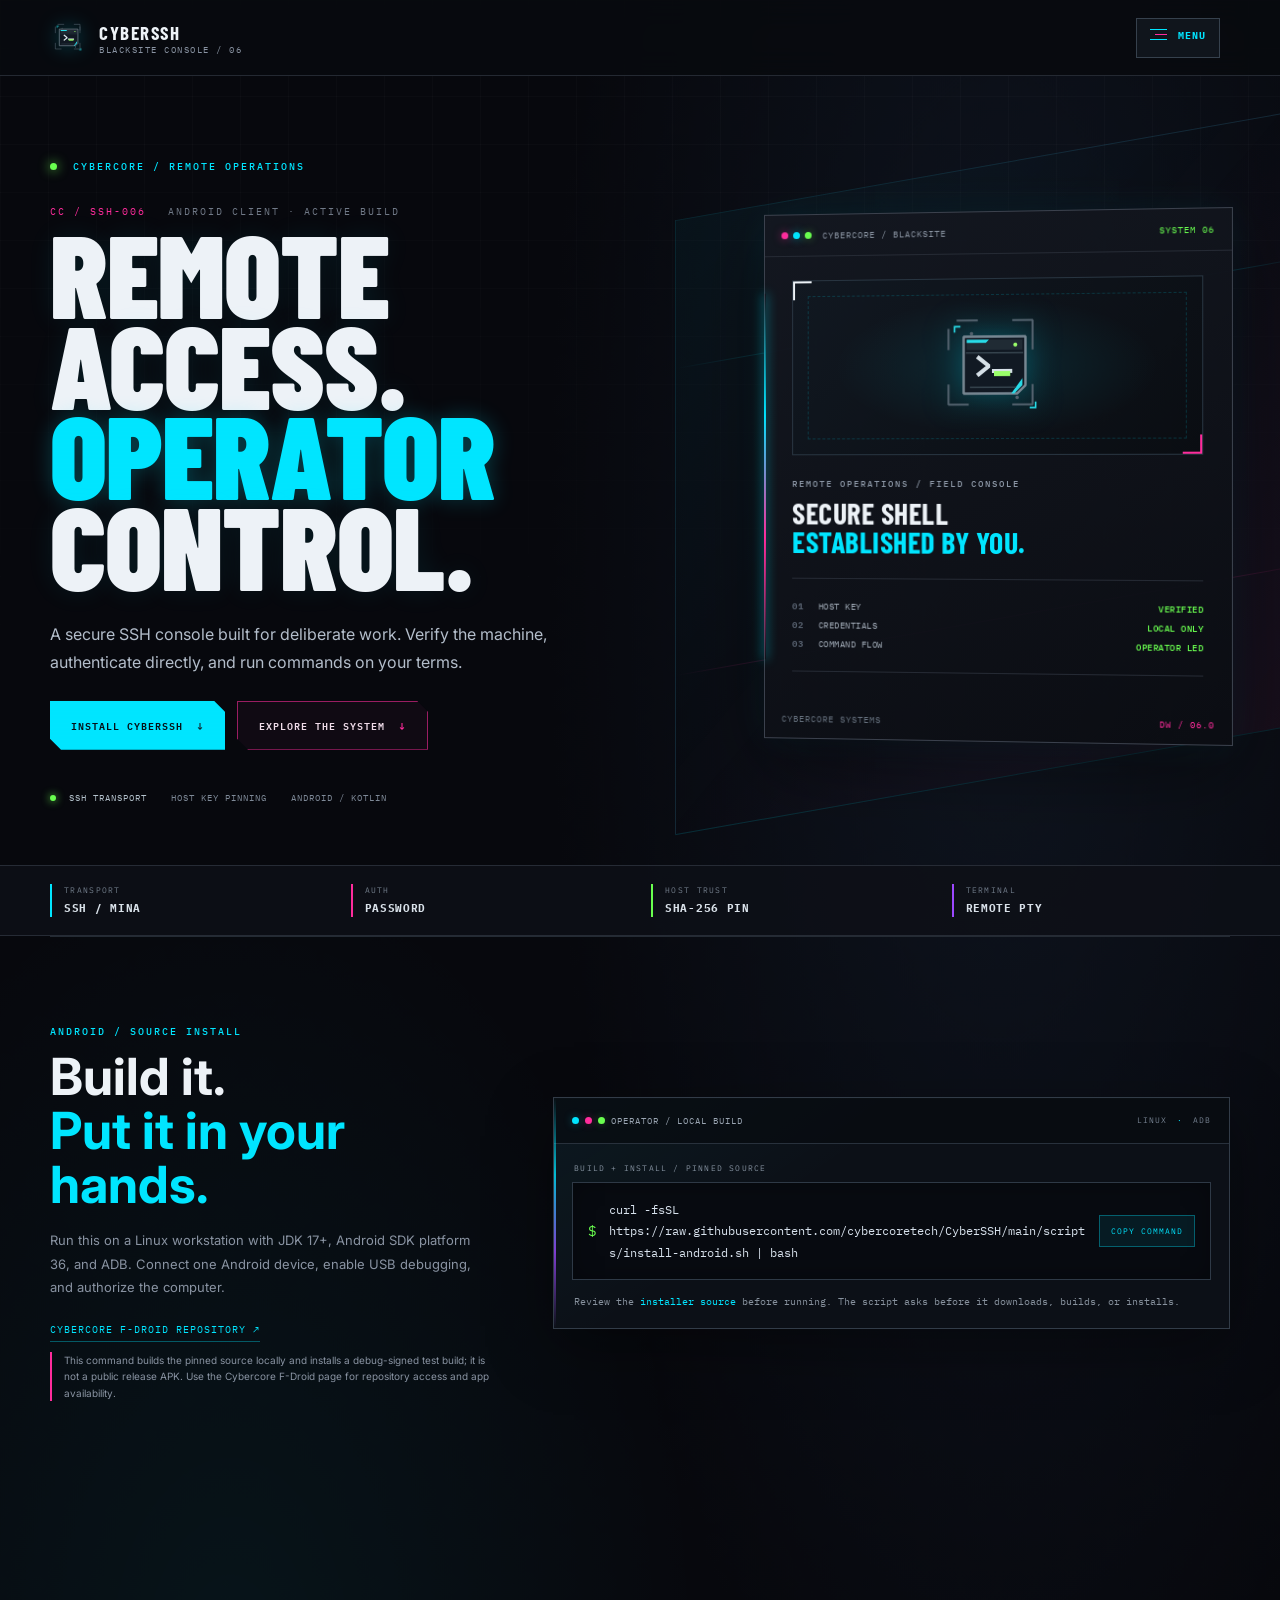
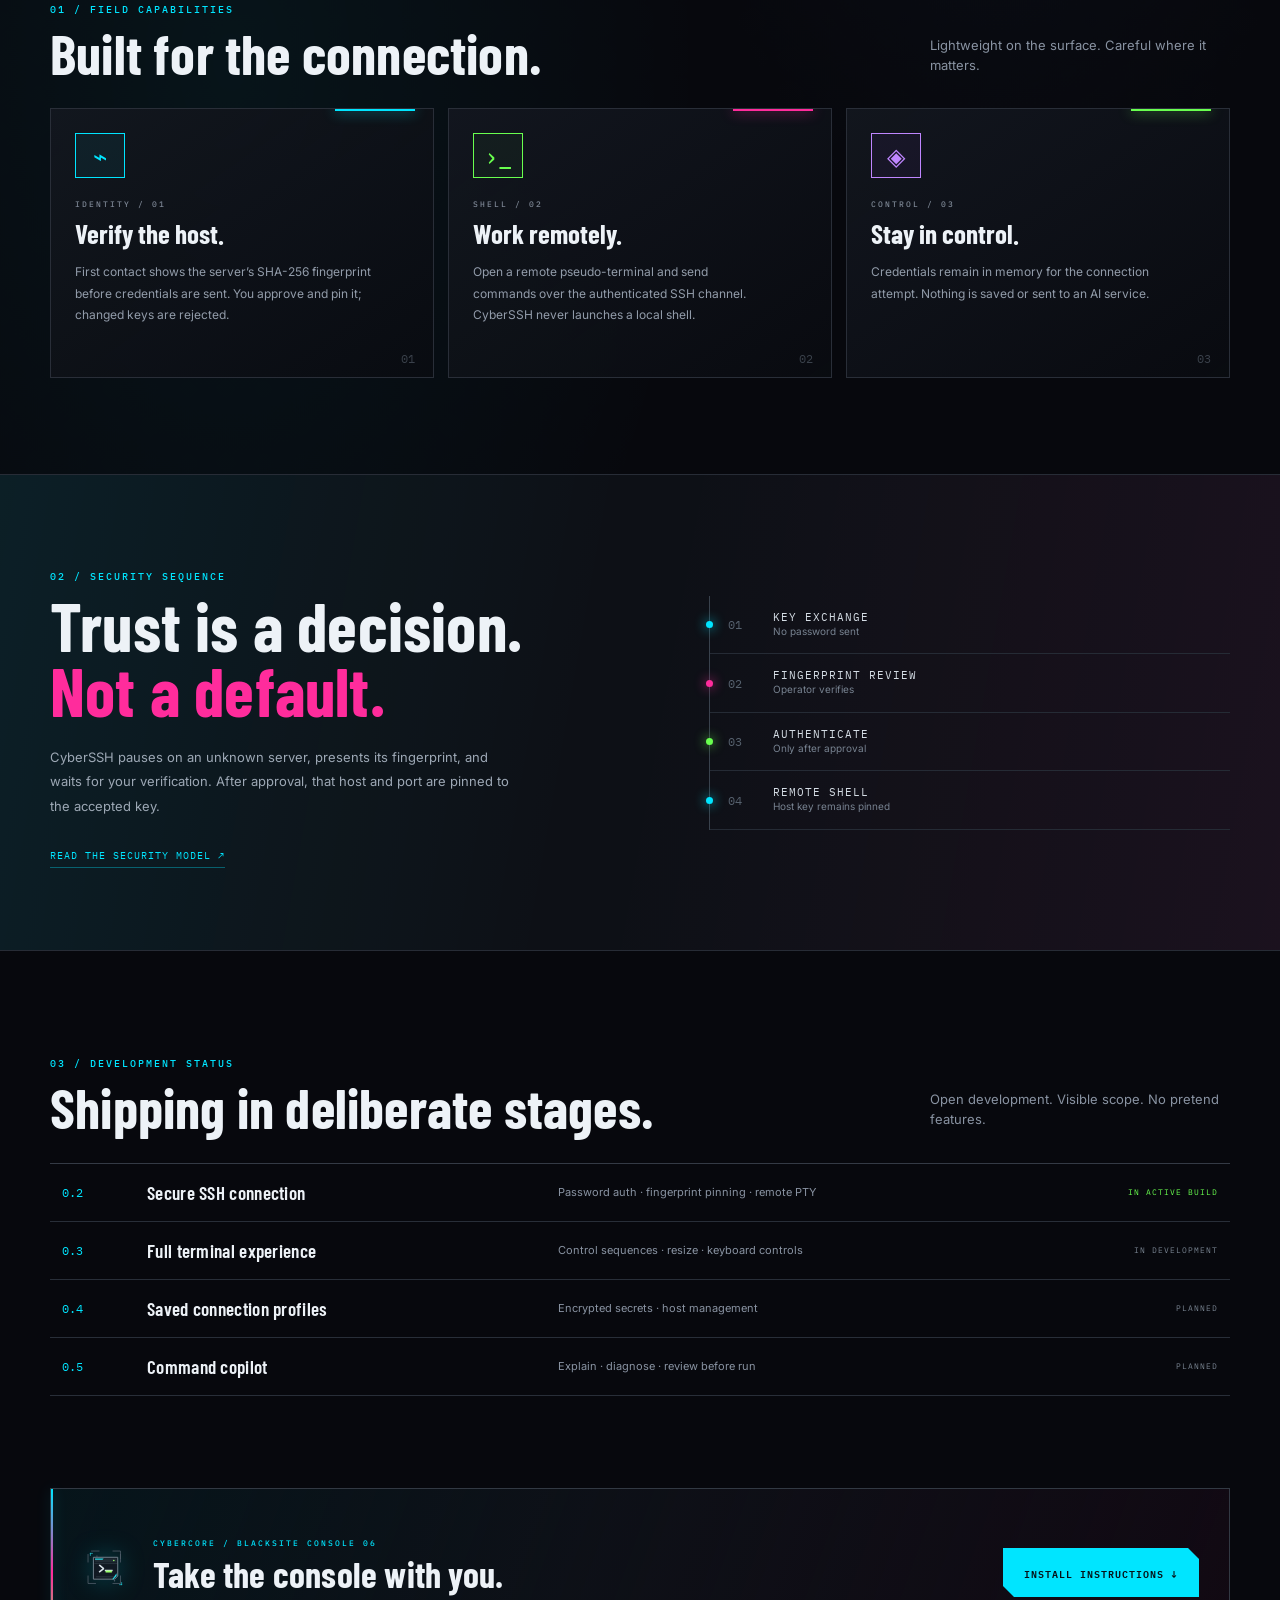
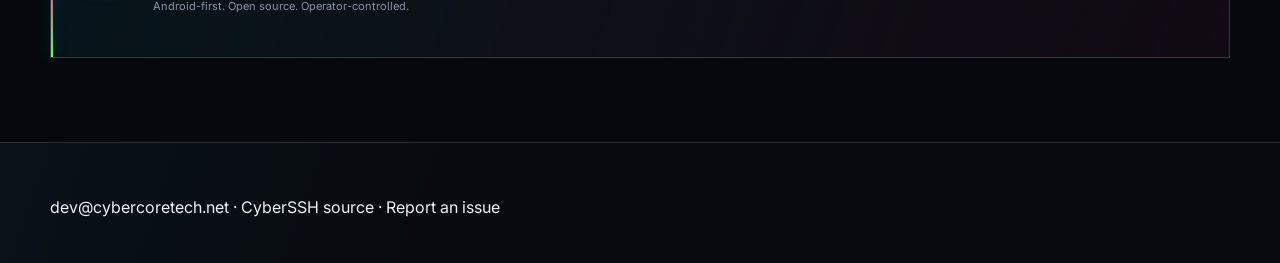
<file: site/index.html>
<!doctype html>
<html lang="en">
<head>
  <meta charset="utf-8">
  <meta name="viewport" content="width=device-width, initial-scale=1">
  <meta name="theme-color" content="#080b10">
  <meta name="description" content="CyberSSH is Cybercore's secure Android SSH console for deliberate remote operations.">
  <title>CyberSSH — Blacksite Console</title>
  <link rel="icon" type="image/svg+xml" href="assets/cyberssh-blacksite-console.svg">
  <link rel="stylesheet" href="styles.css?v=shared-footer-1">
  <link rel="stylesheet" href="https://cybercoretech.github.io/kit/chooser.css">
  <style>
    .topbar-actions{display:flex;align-items:center;gap:10px}
    .topbar-actions cybercore-theme-chooser{--ccx-font:var(--mono);--ccx-size:10px;--ccx-tracking:1.1px;--ccx-fg:var(--text);--ccx-bg:var(--panel);--ccx-line:#36414d;--ccx-accent:var(--cyan);--ccx-focus:var(--cyan);--ccx-field:#080b10;--ccx-button-bg:#10151c;--ccx-button-fg:var(--cyan);--ccx-button-border:#36414d;--ccx-radius:0;--ccx-height:40px;--ccx-button-width:auto;--ccx-glow:0}
  </style>
  <script>window.SITE = Object.assign(window.SITE || {}, {"siteLabel": "Blacksite Console", "themeVars": {"white": "--text", "hot_pink": "--magenta", "acid_green": "--lime", "purple": "--violet"}});</script>
  <script type="module" src="https://cybercoretech.github.io/kit/chooser.js"></script>
  <style id="cc-mobile-first">
/* Mobile floor (phones + tablets): readable text and finger-sized targets.
   Generated per range from what renders under 11px / 24px; desktop untouched. */
@media (max-width: 600px) {
  span > small,
  button.menu-toggle > b,
  p.eyebrow,
  p.serial,
  p.serial > span,
  a.button,
  div.signal-row > span,
  div.card-head > span,
  span.live,
  p.micro,
  div.terminal-lines > p,
  p > b,
  p > strong,
  div.card-foot > span,
  section.status-strip > div > small,
  a.text-link,
  p.install-note,
  span.terminal-identity,
  span.terminal-platform,
  p.command-caption,
  button.copy-command,
  p.terminal-hint,
  p.terminal-hint > a,
  div.sequence > div > small,
  div.done > b,
  div.roadmap-list > div > b { font-size: 11px !important; }
}
@media (min-width: 601px) and (max-width: 860px) {
  span > small,
  button.menu-toggle > b,
  p.eyebrow,
  p.serial,
  p.serial > span,
  a.button,
  div.signal-row > span,
  div.card-head > span,
  span.live,
  p.micro,
  div.terminal-lines > p,
  p > b,
  p > strong,
  div.card-foot > span,
  section.status-strip > div > small,
  a.text-link,
  p.install-note,
  span.terminal-identity,
  span.terminal-platform,
  p.command-caption,
  button.copy-command,
  p.terminal-hint,
  p.terminal-hint > a,
  div.sequence > div > small,
  div.done > b,
  div.roadmap-list > div > b { font-size: 11px !important; }
}
@media (min-width: 861px) and (max-width: 1024px) {
  span > small,
  button.menu-toggle > b,
  p.eyebrow,
  p.serial,
  p.serial > span,
  a.button,
  div.signal-row > span,
  div.card-head > span,
  span.live,
  p.micro,
  div.terminal-lines > p,
  p > b,
  p > strong,
  div.card-foot > span,
  section.status-strip > div > small,
  a.text-link,
  p.install-note,
  span.terminal-identity,
  span.terminal-platform,
  p.command-caption,
  button.copy-command,
  p.terminal-hint,
  p.terminal-hint > a,
  div.sequence > div > small,
  div.done > b,
  div.roadmap-list > div > b { font-size: 11px !important; }
}
@media (pointer: coarse) {
  div.install-copy > a.text-link { min-height: 24px; min-width: 24px; }
  div.wrap > div > a.text-link { display: inline-flex; align-items: center; min-height: 24px; min-width: 24px; }
}
/* Mobile floor (phones + tablets): readable text and finger-sized targets.
   Generated per range from what renders under 11px / 24px; desktop untouched. */
@media (max-width: 600px) {
  p.install-note { font-size: 11px !important; }
}
@media (min-width: 601px) and (max-width: 860px) {
  p.install-note { font-size: 11px !important; }
}
@media (min-width: 861px) and (max-width: 1024px) {
  p.install-note { font-size: 11px !important; }
}
/* Mobile floor (phones + tablets): readable text and finger-sized targets.
   Generated per range from what renders under 11px / 24px; desktop untouched. */
@media (max-width: 600px) {
  p.install-note { font-size: 11px !important; }
}
@media (min-width: 601px) and (max-width: 860px) {
  p.install-note { font-size: 11px !important; }
}
@media (min-width: 861px) and (max-width: 1024px) {
  p.install-note { font-size: 11px !important; }
}
/* Layout fixes: phones and tablets only; laptops and desktops untouched. */
@media (max-width: 1024px) {
  /* Mobile first: nothing may make the page wider than the screen.
     Grid/flex columns may shrink below their widest line; code scrolls in place. */
  pre { max-width: 100%; overflow-x: auto; }
  img, video { max-width: 100%; height: auto; }
  /* Long paths and URLs in inline code may break anywhere instead of widening the page. */
  :not(pre) > code { overflow-wrap: anywhere; }
  /* Phones: the install note at least 11px. */
  .install-copy p.install-note { font-size: 11px !important; }
  /* Decorative layers (glows, grids, noise) run past the edge of the screen.
     The body contains and clips them (the root clip stops the body handing its
     overflow to the window), so phones keep a true device-width layout instead
     of zooming the whole page out. Nothing inside the screen changes. */
  html { overflow-x: clip; }
  body { position: relative; overflow-x: clip; }
}
  </style>
</head>
<body>
  <div class="scanline" aria-hidden="true"></div>
  <header class="topbar">
    <a class="brand" href="#top" aria-label="CyberSSH home">
      <img src="assets/cyberssh-blacksite-console.svg" alt="" width="38" height="38">
      <span><strong>CYBERSSH</strong><small>BLACKSITE CONSOLE / 06</small></span>
    </a>
    <div class="topbar-actions">
    <button class="menu-toggle" aria-label="Open site menu" aria-expanded="false" aria-controls="site-menu"><span class="hamburger"><i></i><i></i><i></i></span><b>MENU</b></button>
    <div class="menu-panel" id="site-menu" hidden>
      <p class="eyebrow">NAVIGATE / CYBERSSH</p>
      <a href="#install">INSTALL / ANDROID <span>00</span></a><a href="#capabilities">CAPABILITIES <span>01</span></a><a href="#trust">SECURITY MODEL <span>02</span></a><a href="#roadmap">ROADMAP <span>03</span></a>
      <a href="https://github.com/cybercoretech/CyberSSH" target="_blank" rel="noreferrer">SOURCE REPOSITORY <span>↗</span></a>
      <a data-cybercore-master-docs href="https://cybercoretech.github.io/cybercore/docs.html">MASTER DOCS <span>↗</span></a>
    </div>
    <cybercore-theme-chooser compact></cybercore-theme-chooser>
    </div>
  </header>

  <main id="top">
    <section class="hero wrap">
      <div class="hero-copy">
        <p class="eyebrow"><i></i> CYBERCORE / REMOTE OPERATIONS</p>
        <p class="serial">CC / SSH-006 <span>ANDROID CLIENT · ACTIVE BUILD</span></p>
        <h1>REMOTE ACCESS.<br><em>OPERATOR</em><br>CONTROL.</h1>
        <p class="lede">A secure SSH console built for deliberate work. Verify the machine, authenticate directly, and run commands on your terms.</p>
        <div class="hero-actions">
          <a class="button primary" href="#install">INSTALL CYBERSSH <span>↓</span></a>
          <a class="button secondary" href="#capabilities">EXPLORE THE SYSTEM <span>↓</span></a>
        </div>
        <div class="signal-row"><span><b></b> SSH TRANSPORT</span><span>HOST KEY PINNING</span><span>ANDROID / KOTLIN</span></div>
      </div>
      <aside class="console-card" aria-label="CyberSSH Blacksite Console identity card">
        <div class="card-head"><span><i></i><i></i><i></i> CYBERCORE / BLACKSITE</span><span class="live">SYSTEM 06</span></div>
        <div class="card-body">
          <div class="logo-frame"><div class="corner c1"></div><div class="corner c2"></div><img src="assets/cyberssh-blacksite-console.svg" alt="CyberSSH Blacksite Console mark"></div>
          <p class="micro">REMOTE OPERATIONS / FIELD CONSOLE</p>
          <h2>SECURE SHELL<br><span>ESTABLISHED BY YOU.</span></h2>
          <div class="terminal-lines"><p><b>01</b> HOST KEY <strong>VERIFIED</strong></p><p><b>02</b> CREDENTIALS <strong>LOCAL ONLY</strong></p><p><b>03</b> COMMAND FLOW <strong>OPERATOR LED</strong></p></div>
        </div>
        <div class="card-foot"><span>CYBERCORE SYSTEMS</span><span>DW / 06.0</span></div>
      </aside>
      <div class="hero-grid" aria-hidden="true"></div>
    </section>

    <section class="status-strip" aria-label="Project status">
      <div><small>TRANSPORT</small><strong>SSH / MINA</strong></div><div><small>AUTH</small><strong>PASSWORD</strong></div><div><small>HOST TRUST</small><strong>SHA-256 PIN</strong></div><div><small>TERMINAL</small><strong>REMOTE PTY</strong></div>
    </section>

    <section class="install-section wrap" id="install">
      <div class="install-copy"><p class="eyebrow">ANDROID / SOURCE INSTALL</p><h2>Build it.<br><span>Put it in your hands.</span></h2><p>Run this on a Linux workstation with JDK 17+, Android SDK platform 36, and ADB. Connect one Android device, enable USB debugging, and authorize the computer.</p><a class="text-link" href="https://cybercoretech.github.io/fdroid/" target="_blank" rel="noreferrer">CYBERCORE F-DROID REPOSITORY ↗</a><p class="install-note">This command builds the pinned source locally and installs a debug-signed test build; it is not a public release APK. Use the Cybercore F-Droid page for repository access and app availability.</p></div>
      <div class="install-terminal" aria-label="CyberSSH source installation command">
        <div class="install-terminal-head"><span class="terminal-identity"><i></i><i></i><i></i> OPERATOR / LOCAL BUILD</span><span class="terminal-platform">LINUX <b>·</b> ADB</span></div>
        <p class="command-caption">BUILD + INSTALL / PINNED SOURCE</p>
        <div class="install-command"><span class="prompt" aria-hidden="true">$</span><code id="install-command">curl -fsSL https://raw.githubusercontent.com/cybercoretech/CyberSSH/main/scripts/install-android.sh | bash</code><button class="copy-command" type="button" aria-label="Copy install command" data-copy-target="install-command">COPY COMMAND</button></div>
        <p class="terminal-hint">Review the <a href="https://github.com/cybercoretech/CyberSSH/blob/main/scripts/install-android.sh" target="_blank" rel="noreferrer">installer source</a> before running. The script asks before it downloads, builds, or installs.</p>
      </div>
    </section>

    <section class="section wrap" id="capabilities">
      <div class="section-heading"><div><p class="eyebrow">01 / FIELD CAPABILITIES</p><h2>Built for the connection.</h2></div><p>Lightweight on the surface. Careful where it matters.</p></div>
      <div class="feature-grid">
        <article class="feature"><div class="feature-icon cyan">⌁</div><p class="micro">IDENTITY / 01</p><h3>Verify the host.</h3><p>First contact shows the server’s SHA-256 fingerprint before credentials are sent. You approve and pin it; changed keys are rejected.</p><span class="index">01</span></article>
        <article class="feature"><div class="feature-icon green">›_</div><p class="micro">SHELL / 02</p><h3>Work remotely.</h3><p>Open a remote pseudo-terminal and send commands over the authenticated SSH channel. CyberSSH never launches a local shell.</p><span class="index">02</span></article>
        <article class="feature"><div class="feature-icon titanium">◈</div><p class="micro">CONTROL / 03</p><h3>Stay in control.</h3><p>Credentials remain in memory for the connection attempt. Nothing is saved or sent to an AI service.</p><span class="index">03</span></article>
      </div>
    </section>

    <section class="trust-band" id="trust"><div class="wrap trust-inner"><div><p class="eyebrow">02 / SECURITY SEQUENCE</p><h2>Trust is a decision.<br><span>Not a default.</span></h2><p class="trust-copy">CyberSSH pauses on an unknown server, presents its fingerprint, and waits for your verification. After approval, that host and port are pinned to the accepted key.</p><a class="text-link" href="https://github.com/cybercoretech/CyberSSH/blob/main/docs/SECURITY.md">READ THE SECURITY MODEL ↗</a></div><div class="sequence"><div><b>01</b><span>KEY EXCHANGE</span><small>No password sent</small></div><div><b>02</b><span>FINGERPRINT REVIEW</span><small>Operator verifies</small></div><div><b>03</b><span>AUTHENTICATE</span><small>Only after approval</small></div><div><b>04</b><span>REMOTE SHELL</span><small>Host key remains pinned</small></div></div></div></section>

    <section class="section wrap roadmap" id="roadmap">
      <div class="section-heading"><div><p class="eyebrow">03 / DEVELOPMENT STATUS</p><h2>Shipping in deliberate stages.</h2></div><p>Open development. Visible scope. No pretend features.</p></div>
      <div class="roadmap-list"><div class="done"><span>0.2</span><strong>Secure SSH connection</strong><small>Password auth · fingerprint pinning · remote PTY</small><b>IN ACTIVE BUILD</b></div><div><span>0.3</span><strong>Full terminal experience</strong><small>Control sequences · resize · keyboard controls</small><b>IN DEVELOPMENT</b></div><div><span>0.4</span><strong>Saved connection profiles</strong><small>Encrypted secrets · host management</small><b>PLANNED</b></div><div><span>0.5</span><strong>Command copilot</strong><small>Explain · diagnose · review before run</small><b>PLANNED</b></div></div>
    </section>

    <section class="download wrap"><div class="download-logo"><img src="assets/cyberssh-blacksite-console.svg" alt="" width="50" height="50"></div><div><p class="eyebrow">CYBERCORE / BLACKSITE CONSOLE 06</p><h2>Take the console with you.</h2><p>Android-first. Open source. Operator-controlled.</p></div><a class="button primary" href="#install">INSTALL INSTRUCTIONS ↓</a></section>
  </main>

  <footer class="site-footer" aria-label="Cybercore shared site footer">
    <div class="wrap shared-footer-shell">
      <cybercore-contact repo="CyberSSH">
        <p><a href="mailto:dev@cybercoretech.net">dev@cybercoretech.net</a> · <a href="https://github.com/cybercoretech/CyberSSH">CyberSSH source</a> · <a href="https://github.com/cybercoretech/CyberSSH/issues">Report an issue</a></p>
      </cybercore-contact>
    </div>
  </footer>
  <script type="module" src="https://cybercoretech.github.io/kit/contact.js"></script>
  <script src="app.js"></script>
</body>
</html>
</file>
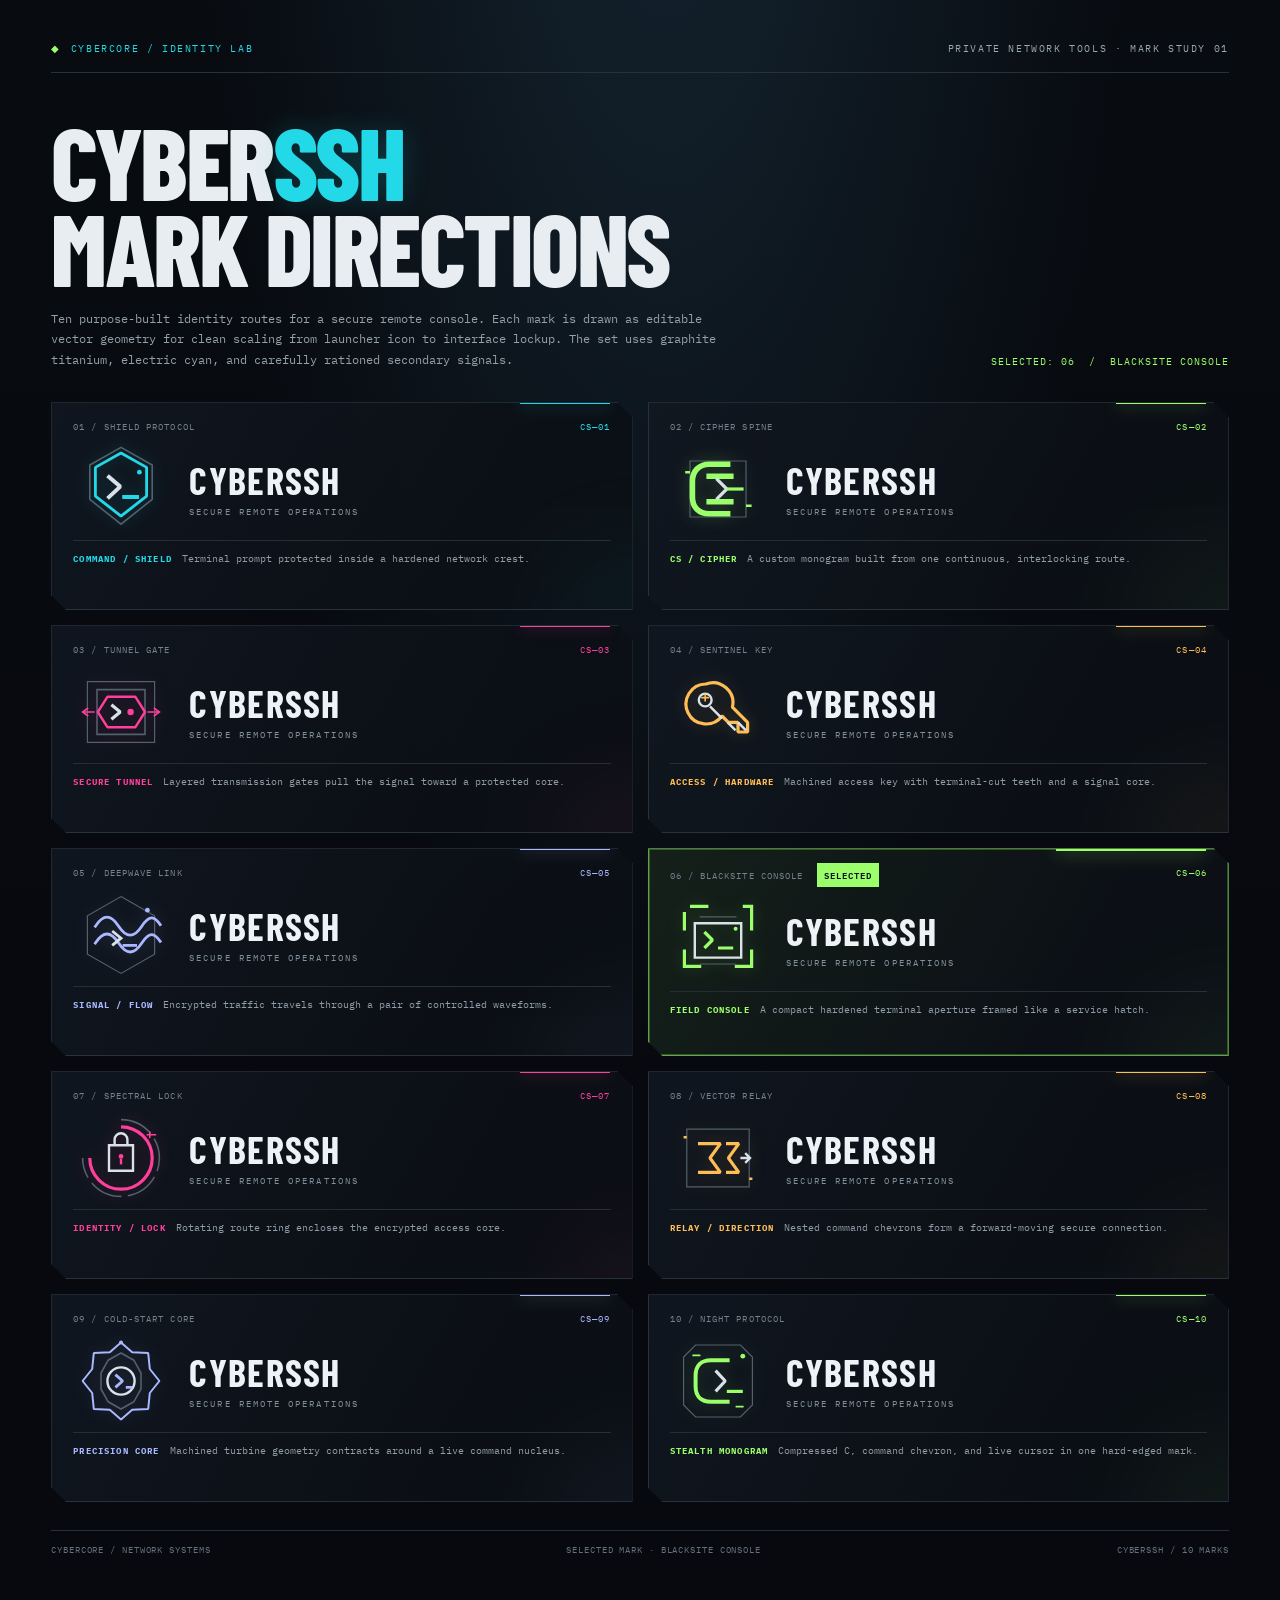
<file: brand/logo-selection.html>
<!doctype html>
<html lang="en">
<head>
  <meta charset="utf-8">
  <meta name="viewport" content="width=device-width, initial-scale=1">
  <meta name="theme-color" content="#080b10">
  <title>CyberSSH // Identity Lab</title>
  <style>
    @import url('https://fonts.googleapis.com/css2?family=Barlow+Condensed:wght@500;600;700;800;900&family=IBM+Plex+Mono:wght@400;500;600&display=swap');
    :root { color-scheme:dark; --bg:#080b10; --panel:#10151c; --line:#27313b; --text:#e8edf2; --mute:#84909b; --cyan:#23d9e8; --lime:#9aff6a; --pink:#ff3f9c; --amber:#ffbd56; }
    * { box-sizing:border-box }
    body { margin:0; min-height:100vh; color:var(--text); background:radial-gradient(ellipse at 52% -16%,#142430 0,transparent 50%),linear-gradient(180deg,#080b10,#07090e 70%); font-family:'IBM Plex Mono',monospace }
    body:before { content:""; position:fixed; inset:0; pointer-events:none; opacity:.18; background:linear-gradient(90deg,transparent 49.94%,#1b3440 50%,transparent 50.06%),linear-gradient(0deg,transparent 49.94%,#1b3440 50%,transparent 50.06%); background-size:64px 64px; mask-image:linear-gradient(to bottom,black,transparent 75%) }
    main { position:relative; width:min(1440px,100%); margin:auto; padding:42px clamp(18px,4vw,58px) 64px }
    .top { display:flex; justify-content:space-between; align-items:center; border-bottom:1px solid var(--line); padding:0 0 17px; color:#9aa8b3; font-size:10px; letter-spacing:.16em; text-transform:uppercase }
    .signal { color:var(--cyan) } .signal:before { content:'◆'; color:var(--lime); margin-right:10px }
    h1 { margin:45px 0 8px; max-width:900px; font-family:'Barlow Condensed',sans-serif; font-weight:800; text-transform:uppercase; letter-spacing:-.025em; font-size:clamp(52px,8vw,100px); line-height:.86 }
    h1 span { color:var(--cyan); text-shadow:0 0 28px #23d9e833 }
    .intro { display:flex; justify-content:space-between; align-items:end; gap:24px; margin:19px 0 32px; color:#94a0aa; font-size:12px; line-height:1.7 }
    .intro p { margin:0; max-width:680px } .counter { white-space:nowrap; color:var(--lime); font-size:10px; letter-spacing:.1em }
    .grid { display:grid; grid-template-columns:repeat(2,minmax(0,1fr)); gap:15px }
    article { --accent:var(--cyan); position:relative; min-height:208px; padding:18px 21px 16px; overflow:hidden; border:1px solid #27323c; background:linear-gradient(120deg,#111821e8,#0c1016f2 72%); clip-path:polygon(0 0,calc(100% - 15px) 0,100% 15px,100% 100%,15px 100%,0 calc(100% - 15px)); transition:border-color .22s,transform .22s,background .22s }
    article:before { content:""; position:absolute; width:90px; height:1px; right:22px; top:0; background:var(--accent); box-shadow:0 0 15px var(--accent) }
    article:after { content:""; position:absolute; width:120px; height:120px; right:-60px; bottom:-80px; border-radius:50%; background:var(--accent); filter:blur(65px); opacity:.11; pointer-events:none }
    article:hover { transform:translateY(-2px); border-color:color-mix(in srgb,var(--accent) 52%,#27323c); background:linear-gradient(120deg,#151f28,#0c1016 72%) }
    article.selected { border-color:#9aff6a99; box-shadow:inset 0 0 0 1px #9aff6a44,0 0 28px #9aff6a12; background:linear-gradient(120deg,#142019,#0c1016 72%) }
    article.selected:before { width:150px; height:2px; box-shadow:0 0 18px #9aff6a }
    .selected-tag { color:#080b10; background:#9aff6a; padding:4px 7px; margin-left:8px; font-weight:600; letter-spacing:.1em }
    .lime { --accent:var(--lime) } .pink { --accent:var(--pink) } .amber { --accent:var(--amber) } .ice { --accent:#a9b8ff }
    .meta { display:flex; justify-content:space-between; color:#75818c; font-size:9px; letter-spacing:.12em; text-transform:uppercase }
    .num { color:var(--accent) }
    .lockup { min-height:108px; display:flex; align-items:center; gap:20px; padding:8px 0 2px }
    svg { flex:none; width:96px; height:96px; overflow:visible; filter:drop-shadow(0 0 8px color-mix(in srgb,var(--accent) 22%,transparent)) }
    .mark { color:var(--accent) } .steel { color:#d9e2e8 } .dim { color:#52616d }
    .word { min-width:0 } .word b { display:block; color:#edf2f6; font-family:'Barlow Condensed',sans-serif; font-size:clamp(26px,3.1vw,38px); line-height:1; font-weight:700; letter-spacing:.035em }
    .word small { display:block; margin-top:7px; color:#82909b; font-size:9px; letter-spacing:.23em; text-transform:uppercase }
    .concept { border-top:1px solid #242e37; padding-top:11px; display:flex; gap:10px; align-items:baseline; color:#909ca7; font-size:10px }
    .concept strong { color:var(--accent); font-size:9px; letter-spacing:.13em; text-transform:uppercase; white-space:nowrap }
    footer { display:flex; justify-content:space-between; border-top:1px solid var(--line); margin-top:28px; padding-top:13px; color:#65717c; font-size:9px; letter-spacing:.1em; text-transform:uppercase }
    @media(max-width:740px) { main{padding-top:24px}.grid{grid-template-columns:1fr}.intro{align-items:start;flex-direction:column}article{min-height:190px}.lockup{min-height:96px}footer{gap:14px;flex-direction:column} }
  </style>
</head>
<body>
<main>
  <div class="top"><span class="signal">Cybercore / Identity Lab</span><span>Private network tools · Mark study 01</span></div>
  <h1>Cyber<span>SSH</span><br>Mark directions</h1>
  <div class="intro"><p>Ten purpose-built identity routes for a secure remote console. Each mark is drawn as editable vector geometry for clean scaling from launcher icon to interface lockup. The set uses graphite titanium, electric cyan, and carefully rationed secondary signals.</p><div class="counter">SELECTED: 06&nbsp; / &nbsp;BLACKSITE CONSOLE</div></div>

  <section class="grid" aria-label="Ten CyberSSH logo options">
    <article>
      <div class="meta"><span>01 / Shield protocol</span><span class="num">CS—01</span></div>
      <div class="lockup"><svg viewBox="0 0 120 120" role="img" aria-label="Angular shield with secure command path"><path class="dim" d="M60 8 99 30v43L60 104 21 73V30z" fill="none" stroke="currentColor" stroke-width="2"/><path class="mark" d="M60 15 92 33v36L60 94 28 69V33z" fill="none" stroke="currentColor" stroke-width="3.5" stroke-linejoin="bevel"/><path class="steel" d="m45 45 14 12-14 13" fill="none" stroke="currentColor" stroke-width="5" stroke-linecap="square" stroke-linejoin="bevel"/><path class="mark" d="M64 70h16" stroke="currentColor" stroke-width="5" stroke-linecap="square"/><circle cx="83" cy="39" r="3" class="mark" fill="currentColor"/></svg><div class="word"><b>CYBERSSH</b><small>Secure remote operations</small></div></div>
      <div class="concept"><strong>Command / shield</strong><span>Terminal prompt protected inside a hardened network crest.</span></div>
    </article>

    <article class="lime">
      <div class="meta"><span>02 / Cipher spine</span><span class="num">CS—02</span></div>
      <div class="lockup"><svg viewBox="0 0 120 120" role="img" aria-label="Interlocked C and S cipher"><path class="dim" d="M25 25h70v70H25z" fill="none" stroke="currentColor" stroke-width="1.5"/><path class="mark" d="M72 29H49c-13 0-21 9-21 21v20c0 13 8 21 21 21h23M49 44h27M49 76h27" fill="none" stroke="currentColor" stroke-width="7" stroke-linecap="square"/><path class="steel" d="m58 47 13 13-13 13" fill="none" stroke="currentColor" stroke-width="4"/><path class="mark" d="M71 60h21" stroke="currentColor" stroke-width="4"/><path class="mark" d="M19 39h6M95 81h7" stroke="currentColor" stroke-width="3"/></svg><div class="word"><b>CYBERSSH</b><small>Secure remote operations</small></div></div>
      <div class="concept"><strong>CS / cipher</strong><span>A custom monogram built from one continuous, interlocking route.</span></div>
    </article>

    <article class="pink">
      <div class="meta"><span>03 / Tunnel gate</span><span class="num">CS—03</span></div>
      <div class="lockup"><svg viewBox="0 0 120 120" role="img" aria-label="Layered SSH tunnel with data packet"><path class="dim" d="M18 22h84v76H18z" fill="none" stroke="currentColor" stroke-width="1.5"/><path class="dim" d="M30 32h60v56H30z" fill="none" stroke="currentColor" stroke-width="2"/><path class="mark" d="M43 41h35l12 19-12 19H43L31 60z" fill="none" stroke="currentColor" stroke-width="3" stroke-linejoin="bevel"/><path class="steel" d="M48 51 59 60 48 69" fill="none" stroke="currentColor" stroke-width="4" stroke-linejoin="bevel"/><circle cx="72" cy="60" r="4" fill="currentColor" class="mark"/><path class="mark" d="M12 60h15m66 0h15" stroke="currentColor" stroke-width="2"/><path class="mark" d="m19 55-7 5 7 5m82-10 7 5-7 5" fill="none" stroke="currentColor" stroke-width="2"/></svg><div class="word"><b>CYBERSSH</b><small>Secure remote operations</small></div></div>
      <div class="concept"><strong>Secure tunnel</strong><span>Layered transmission gates pull the signal toward a protected core.</span></div>
    </article>

    <article class="amber">
      <div class="meta"><span>04 / Sentinel key</span><span class="num">CS—04</span></div>
      <div class="lockup"><svg viewBox="0 0 120 120" role="img" aria-label="Mechanical SSH key with terminal teeth"><path class="mark" d="M45 25a25 25 0 1 0 20 40l8 8h12v12h12V73L78 54a25 25 0 0 0-33-29Z" fill="none" stroke="currentColor" stroke-width="4" stroke-linejoin="bevel"/><circle cx="44" cy="45" r="8" fill="none" stroke="currentColor" stroke-width="3" class="steel"/><path class="steel" d="m50 53 15 15m7 5 10 10m3-10 10 10" stroke="currentColor" stroke-width="3"/><path class="mark" d="M39 42h10m-5-5v10" stroke="currentColor" stroke-width="2"/></svg><div class="word"><b>CYBERSSH</b><small>Secure remote operations</small></div></div>
      <div class="concept"><strong>Access / hardware</strong><span>Machined access key with terminal-cut teeth and a signal core.</span></div>
    </article>

    <article class="ice">
      <div class="meta"><span>05 / Deepwave link</span><span class="num">CS—05</span></div>
      <div class="lockup"><svg viewBox="0 0 120 120" role="img" aria-label="Angular data wave around remote link"><path class="dim" d="M60 12 102 36v48l-42 24L18 84V36z" fill="none" stroke="currentColor" stroke-width="1.5"/><path class="mark" d="M28 49c10-15 19-15 29 0s19 15 29 0 16-12 23-2M28 70c10-15 19-15 29 0s19 15 29 0 16-12 23-2" fill="none" stroke="currentColor" stroke-width="3.5" stroke-linecap="square"/><path class="steel" d="m49 55 11 9-11 9" fill="none" stroke="currentColor" stroke-width="3.5"/><path class="mark" d="M62 73h18" stroke="currentColor" stroke-width="3.5"/><circle cx="93" cy="29" r="3" fill="currentColor" class="mark"/></svg><div class="word"><b>CYBERSSH</b><small>Secure remote operations</small></div></div>
      <div class="concept"><strong>Signal / flow</strong><span>Encrypted traffic travels through a pair of controlled waveforms.</span></div>
    </article>

    <article class="lime selected">
      <div class="meta"><span>06 / Blacksite console <span class="selected-tag">SELECTED</span></span><span class="num">CS—06</span></div>
      <div class="lockup"><svg viewBox="0 0 120 120" role="img" aria-label="Rugged terminal aperture with cursor"><path class="mark" d="M27 18h19M18 27v19m84-19V46m-9-28h9v9M18 74v19h19m65-19v19H83" fill="none" stroke="currentColor" stroke-width="4" stroke-linecap="square"/><path class="steel" d="M31 39h58v43H31z" fill="none" stroke="currentColor" stroke-width="3"/><path class="mark" d="m43 50 10 10-10 10m17 0h19" fill="none" stroke="currentColor" stroke-width="4" stroke-linejoin="bevel"/><path class="dim" d="M37 31h46M37 90h46" stroke="currentColor" stroke-width="1.5"/><circle cx="82" cy="46" r="2.5" class="mark" fill="currentColor"/></svg><div class="word"><b>CYBERSSH</b><small>Secure remote operations</small></div></div>
      <div class="concept"><strong>Field console</strong><span>A compact hardened terminal aperture framed like a service hatch.</span></div>
    </article>

    <article class="pink">
      <div class="meta"><span>07 / Spectral lock</span><span class="num">CS—07</span></div>
      <div class="lockup"><svg viewBox="0 0 120 120" role="img" aria-label="Rotating lock rings and central encrypted prompt"><path class="dim" d="M60 12a48 48 0 1 1-48 48" fill="none" stroke="currentColor" stroke-width="2" stroke-dasharray="42 8"/><path class="mark" d="M60 21a39 39 0 1 1-39 39" fill="none" stroke="currentColor" stroke-width="4" stroke-dasharray="185 12"/><path class="steel" d="M45 44h30v32H45zM52 44v-7a8 8 0 0 1 16 0v7" fill="none" stroke="currentColor" stroke-width="3"/><circle cx="60" cy="58" r="3" fill="currentColor" class="mark"/><path class="mark" d="M60 61v7" stroke="currentColor" stroke-width="3"/><path class="mark" d="M92 31h12M96 27v8" stroke="currentColor" stroke-width="2"/></svg><div class="word"><b>CYBERSSH</b><small>Secure remote operations</small></div></div>
      <div class="concept"><strong>Identity / lock</strong><span>Rotating route ring encloses the encrypted access core.</span></div>
    </article>

    <article class="amber">
      <div class="meta"><span>08 / Vector relay</span><span class="num">CS—08</span></div>
      <div class="lockup"><svg viewBox="0 0 120 120" role="img" aria-label="Directional relay chevrons and SSH endpoint"><path class="dim" d="M21 24h78v72H21z" fill="none" stroke="currentColor" stroke-width="1.5"/><path class="mark" d="M35 42h28L50 60l13 18H35M70 42h16L73 60l13 18H70" fill="none" stroke="currentColor" stroke-width="4" stroke-linejoin="bevel"/><path class="steel" d="M88 60h12m-6-6 6 6-6 6" fill="none" stroke="currentColor" stroke-width="3"/><path class="mark" d="M17 34h4m78 52h4" stroke="currentColor" stroke-width="3"/></svg><div class="word"><b>CYBERSSH</b><small>Secure remote operations</small></div></div>
      <div class="concept"><strong>Relay / direction</strong><span>Nested command chevrons form a forward-moving secure connection.</span></div>
    </article>

    <article class="ice">
      <div class="meta"><span>09 / Cold-start core</span><span class="num">CS—09</span></div>
      <div class="lockup"><svg viewBox="0 0 120 120" role="img" aria-label="Precision turbine core with terminal cursor"><path class="mark" d="M60 12 74 24 94 25 96 45 108 60 96 75 94 95 74 96 60 108 46 96 26 95 24 75 12 60 24 45 26 25 46 24z" fill="none" stroke="currentColor" stroke-width="2.5" stroke-linejoin="bevel"/><path class="dim" d="M60 25 76 34 85 50v20l-9 16-16 9-16-9-9-16V50l9-16z" fill="none" stroke="currentColor" stroke-width="2"/><circle cx="60" cy="60" r="17" fill="none" stroke="currentColor" stroke-width="3" class="steel"/><path class="mark" d="m53 52 9 8-9 8m13 0h8" fill="none" stroke="currentColor" stroke-width="3.5" stroke-linejoin="bevel"/><circle cx="60" cy="12" r="2.5" fill="currentColor" class="mark"/></svg><div class="word"><b>CYBERSSH</b><small>Secure remote operations</small></div></div>
      <div class="concept"><strong>Precision core</strong><span>Machined turbine geometry contracts around a live command nucleus.</span></div>
    </article>

    <article class="lime">
      <div class="meta"><span>10 / Night protocol</span><span class="num">CS—10</span></div>
      <div class="lockup"><svg viewBox="0 0 120 120" role="img" aria-label="Stealth monogram combining C and SSH prompt"><path class="dim" d="M17 30 32 15h56l15 15v60l-15 15H32L17 90z" fill="none" stroke="currentColor" stroke-width="1.5"/><path class="mark" d="M72 34H51c-12 0-19 7-19 19v14c0 12 7 19 19 19h21" fill="none" stroke="currentColor" stroke-width="5" stroke-linecap="square"/><path class="steel" d="m57 47 12 13-12 13" fill="none" stroke="currentColor" stroke-width="4" stroke-linejoin="bevel"/><path class="mark" d="M71 73h20" stroke="currentColor" stroke-width="4"/><path class="mark" d="M28 28h10m44 64h10" stroke="currentColor" stroke-width="2"/><circle cx="91" cy="29" r="3" fill="currentColor" class="mark"/></svg><div class="word"><b>CYBERSSH</b><small>Secure remote operations</small></div></div>
      <div class="concept"><strong>Stealth monogram</strong><span>Compressed C, command chevron, and live cursor in one hard-edged mark.</span></div>
    </article>
  </section>
  <footer><span>CYBERCORE / NETWORK SYSTEMS</span><span>SELECTED MARK · BLACKSITE CONSOLE</span><span>CYBERSSH / 10 MARKS</span></footer>
</main>
</body>
</html>
</file>
<file: site/styles.css>
@import url('https://fonts.googleapis.com/css2?family=Barlow+Condensed:wght@500;600;700;800;900&family=IBM+Plex+Mono:wght@400;500;600;700&family=Inter:wght@400;500;600;700&display=swap');
:root{color-scheme:dark;--bg:#07080d;--panel:#10131a;--panel2:#141821;--line:#252a34;--line-bright:#3c4652;--text:#edf2f7;--muted:#8993a2;--cyan:#00e5ff;--magenta:#ff2c9c;--lime:#69ff4f;--violet:#9c48ff;--mono:'IBM Plex Mono',ui-monospace,monospace;--display:'Barlow Condensed',Impact,sans-serif;--body:Inter,system-ui,sans-serif;--max:1180px}
*{box-sizing:border-box}html{scroll-behavior:smooth;scroll-padding-top:90px}body{margin:0;background:radial-gradient(ellipse at 78% 16%,rgba(20,30,46,.55),transparent 32%),radial-gradient(ellipse at 18% 48%,rgba(0,229,255,.055),transparent 32%),#07080d;color:var(--text);font-family:var(--body);line-height:1.55;overflow-x:hidden}body:before{position:fixed;inset:0;content:"";pointer-events:none;z-index:-1;background-image:linear-gradient(rgba(255,255,255,.022) 1px,transparent 1px),linear-gradient(90deg,rgba(255,255,255,.022) 1px,transparent 1px);background-size:48px 48px;mask-image:linear-gradient(to bottom,black,transparent 82%)}a{color:inherit;text-decoration:none}.wrap{width:min(var(--max),calc(100% - 48px));margin-inline:auto}.scanline{position:fixed;inset:0;pointer-events:none;z-index:5;opacity:.045;background:repeating-linear-gradient(to bottom,transparent 0 3px,rgba(255,255,255,.15) 4px)}
.topbar{height:76px;padding:0 max(24px,calc((100% - var(--max))/2));display:flex;align-items:center;justify-content:space-between;border-bottom:1px solid #242932;background:rgba(8,10,15,.9);backdrop-filter:blur(16px);position:sticky;top:0;z-index:10}.brand{display:flex;align-items:center;gap:11px}.brand img{filter:drop-shadow(0 0 10px rgba(0,229,255,.28))}.brand strong{display:block;font:700 19px var(--display);letter-spacing:1.5px}.brand small{display:block;color:var(--muted);font:9px var(--mono);letter-spacing:1.5px}.topbar nav{display:flex;align-items:center;gap:34px;font:10px var(--mono);letter-spacing:1px;color:#aeb6c2}.topbar nav a:hover{color:var(--cyan)}.github-link{border:1px solid #414955;padding:11px 15px;color:var(--text)!important}.github-link span{color:var(--magenta)}.menu-toggle{display:none;color:var(--cyan);background:none;border:0;font-size:23px}
.hero{position:relative;min-height:650px;display:grid;grid-template-columns:1.1fr .9fr;align-items:center;gap:62px;padding-block:74px 62px}.hero-grid{position:absolute;right:-8%;top:11%;width:55%;height:78%;border:1px solid rgba(0,229,255,.12);transform:skewY(-10deg);pointer-events:none;z-index:-1;background:linear-gradient(135deg,rgba(0,229,255,.04),transparent 46%,rgba(255,44,156,.06))}.hero-grid:after,.hero-grid:before{content:"";position:absolute;background:linear-gradient(90deg,transparent,var(--cyan),transparent);height:1px;width:100%;top:24%;opacity:.55}.hero-grid:after{top:74%;background:linear-gradient(90deg,transparent,var(--magenta),transparent)}.eyebrow,.micro{font:500 10px var(--mono);letter-spacing:2px;color:var(--cyan)}.eyebrow i{display:inline-block;width:7px;height:7px;border-radius:50%;background:var(--lime);box-shadow:0 0 12px var(--lime);margin-right:8px}.serial{font:10px var(--mono);letter-spacing:2px;color:var(--magenta);margin:32px 0 9px}.serial span{color:#707987;margin-left:14px}.hero h1{font:900 clamp(69px,9.2vw,122px)/.77 var(--display);letter-spacing:-1px;margin:0;text-transform:uppercase;text-shadow:0 0 28px rgba(0,229,255,.08)}.hero h1 em{font-style:normal;color:var(--cyan);text-shadow:0 0 22px rgba(0,229,255,.24)}.lede{font-size:16px;color:#b3bdca;max-width:550px;margin:30px 0 25px;line-height:1.75}.hero-actions{display:flex;gap:12px;flex-wrap:wrap}.button{height:49px;padding:0 21px;display:inline-flex;align-items:center;justify-content:center;gap:14px;font:600 10px var(--mono);letter-spacing:1px;clip-path:polygon(0 0,calc(100% - 11px) 0,100% 11px,100% 100%,11px 100%,0 calc(100% - 11px));transition:transform .2s,filter .2s}.button:hover{transform:translateY(-2px);filter:brightness(1.2)}.button.primary{background:var(--cyan);color:#061017;box-shadow:0 0 26px rgba(0,229,255,.24)}.button.primary span{color:#10232b}.button.secondary{border:1px solid rgba(255,44,156,.58);background:rgba(20,12,24,.7);color:#f0dce9}.button.secondary span{color:var(--magenta)}.signal-row{display:flex;gap:24px;margin-top:42px;color:#7e8997;font:9px var(--mono);letter-spacing:1px;flex-wrap:wrap}.signal-row span:first-child{color:#b4c2cc}.signal-row b{display:inline-block;width:6px;height:6px;background:var(--lime);border-radius:50%;box-shadow:0 0 9px var(--lime);margin-right:7px}
.console-card{position:relative;z-index:1;background:linear-gradient(155deg,rgba(19,23,32,.97),rgba(10,12,18,.98));border:1px solid #3b414d;box-shadow:0 24px 75px rgba(0,0,0,.46),0 0 35px rgba(0,229,255,.07);transform:perspective(1100px) rotateY(-4deg);max-width:470px;justify-self:end;width:100%}.console-card:before{content:"";position:absolute;left:-1px;top:15%;bottom:15%;width:2px;background:linear-gradient(transparent,var(--cyan),var(--magenta),transparent);box-shadow:0 0 11px var(--cyan)}.card-head,.card-foot{height:42px;display:flex;align-items:center;justify-content:space-between;padding:0 17px;border-bottom:1px solid var(--line);font:9px var(--mono);letter-spacing:1px;color:#8993a1}.card-head i{display:inline-block;width:7px;height:7px;border-radius:50%;background:var(--magenta);margin-right:5px;box-shadow:0 0 9px rgba(255,44,156,.5)}.card-head i:nth-child(2){background:var(--cyan);box-shadow:0 0 9px rgba(0,229,255,.5)}.card-head i:nth-child(3){background:var(--lime);box-shadow:0 0 9px rgba(105,255,79,.4)}.live{color:var(--lime)}.card-body{padding:24px 28px 28px}.logo-frame{height:177px;display:grid;place-items:center;position:relative;background:radial-gradient(ellipse,rgba(0,229,255,.1),transparent 56%),linear-gradient(135deg,#111821,#0a0d12);border:1px solid #283541;overflow:hidden}.logo-frame:before{content:"";position:absolute;inset:15px;border:1px dashed rgba(0,229,255,.17)}.logo-frame img{width:130px;height:130px;filter:drop-shadow(0 0 15px rgba(0,229,255,.26))}.corner{position:absolute;width:19px;height:19px;border-color:var(--cyan)}.c1{top:0;left:0;border-top:2px solid;border-left:2px solid}.c2{bottom:0;right:0;border-bottom:2px solid;border-right:2px solid;border-color:var(--magenta)}.card-body .micro{font-size:9px;margin-top:23px;color:#8c97a6}.card-body h2{font:700 30px/.97 var(--display);letter-spacing:.5px;margin:10px 0 22px}.card-body h2 span{color:var(--cyan)}.terminal-lines{padding:14px 0;border-top:1px solid var(--line);border-bottom:1px solid var(--line)}.terminal-lines p{font:9px var(--mono);letter-spacing:.5px;color:#a2acb8;margin:8px 0}.terminal-lines b{color:#555f6d;margin-right:10px}.terminal-lines strong{float:right;color:var(--lime);font-weight:500}.card-foot{border:0;height:39px;color:#65707d}.card-foot span:last-child{color:var(--magenta)}
.status-strip{display:grid;grid-template-columns:repeat(4,1fr);border-block:1px solid #262b35;background:rgba(14,17,24,.82);padding:18px max(24px,calc((100% - var(--max))/2));gap:22px}.status-strip div{border-left:2px solid var(--cyan);padding-left:12px}.status-strip div:nth-child(2){border-color:var(--magenta)}.status-strip div:nth-child(3){border-color:var(--lime)}.status-strip div:nth-child(4){border-color:var(--violet)}.status-strip small,.status-strip strong{display:block;font-family:var(--mono)}.status-strip small{font-size:8px;letter-spacing:1.3px;color:#737e8b}.status-strip strong{font-size:11px;letter-spacing:.7px;margin-top:4px;color:#d9e1e9}
.section{padding-block:96px}.section-heading{display:flex;align-items:end;justify-content:space-between;gap:25px;margin-bottom:29px}.section-heading h2,.trust-inner h2,.download h2{font:700 clamp(38px,5vw,56px)/.95 var(--display);letter-spacing:.2px;margin:9px 0 0}.section-heading>p{max-width:300px;color:var(--muted);font-size:13px;margin:0 0 4px}.feature-grid{display:grid;grid-template-columns:repeat(3,1fr);gap:14px}.feature{position:relative;min-height:270px;padding:24px;background:linear-gradient(145deg,rgba(19,23,31,.94),rgba(10,12,17,.88));border:1px solid #292e38;overflow:hidden;transition:border-color .2s,transform .2s}.feature:after{content:"";position:absolute;width:80px;height:2px;top:0;right:18px;background:var(--cyan);box-shadow:0 0 13px var(--cyan)}.feature:nth-child(2):after{background:var(--magenta);box-shadow:0 0 13px var(--magenta)}.feature:nth-child(3):after{background:var(--lime);box-shadow:0 0 13px var(--lime)}.feature:hover{border-color:#586472;transform:translateY(-3px)}.feature-icon{height:45px;width:50px;display:grid;place-items:center;border:1px solid currentColor;font:24px var(--mono);margin-bottom:21px;background:rgba(0,229,255,.05)}.feature-icon.cyan{color:var(--cyan)}.feature-icon.green{color:var(--lime);background:rgba(105,255,79,.04)}.feature-icon.titanium{color:#bf86ff;background:rgba(156,72,255,.05)}.feature .micro{font-size:8px;color:#7d8795}.feature h3{font:700 27px var(--display);margin:7px 0}.feature>p:not(.micro){color:#929caa;font-size:12px;line-height:1.8;max-width:300px}.index{position:absolute;right:18px;bottom:11px;color:#3a414b;font:12px var(--mono)}
.trust-band{padding:85px 0;background:linear-gradient(100deg,rgba(0,229,255,.07),transparent 46%),linear-gradient(280deg,rgba(255,44,156,.06),transparent 50%),#0d1016;border-block:1px solid #272c36}.trust-inner{display:grid;grid-template-columns:1fr .9fr;gap:80px;align-items:center}.trust-inner h2{font-size:clamp(43px,6vw,68px)}.trust-inner h2 span{color:var(--magenta)}.trust-copy{color:#9da8b5;max-width:470px;font-size:13px;line-height:1.85;margin:23px 0}.text-link{font:10px var(--mono);color:var(--cyan);letter-spacing:1px;border-bottom:1px solid rgba(0,229,255,.35);padding-bottom:5px}.sequence{border-left:1px solid #39424d}.sequence div{position:relative;display:grid;grid-template-columns:45px 1fr;align-items:center;padding:14px 18px;border-bottom:1px solid #252b35}.sequence div:before{content:"";position:absolute;left:-4px;width:7px;height:7px;border-radius:50%;background:var(--cyan);box-shadow:0 0 12px var(--cyan)}.sequence div:nth-child(2):before{background:var(--magenta);box-shadow:0 0 12px var(--magenta)}.sequence div:nth-child(3):before{background:var(--lime);box-shadow:0 0 12px var(--lime)}.sequence b{grid-row:span 2;color:#56616e;font:12px var(--mono)}.sequence span{font:11px var(--mono);letter-spacing:1px;color:#d5dde5}.sequence small{font-size:10px;color:#778290}
.roadmap{padding-bottom:92px}.roadmap-list{border-top:1px solid #343a45}.roadmap-list>div{display:grid;grid-template-columns:70px 1.2fr 1.5fr 150px;gap:15px;align-items:center;padding:17px 12px;border-bottom:1px solid #282e38}.roadmap-list span{font:12px var(--mono);color:var(--cyan)}.roadmap-list strong{font:600 19px var(--display);letter-spacing:.3px}.roadmap-list small{font-size:11px;color:var(--muted)}.roadmap-list b{justify-self:end;font:8px var(--mono);letter-spacing:1px;color:#798491}.roadmap-list .done b{color:var(--lime)}.download{min-height:170px;display:flex;align-items:center;gap:22px;padding:25px 30px;margin-bottom:84px;border:1px solid #323943;background:linear-gradient(110deg,rgba(0,229,255,.06),rgba(14,17,24,.94) 45%,rgba(255,44,156,.045));position:relative}.download:before{content:"";position:absolute;inset:0 auto 0 0;width:2px;background:linear-gradient(var(--cyan),var(--magenta),var(--lime));box-shadow:0 0 14px rgba(0,229,255,.3)}.download-logo img{filter:drop-shadow(0 0 12px rgba(0,229,255,.25))}.download>div:nth-child(2){flex:1}.download .eyebrow{font-size:8px}.download h2{font-size:36px}.download p:last-child{color:var(--muted);font-size:11px;margin:6px 0 0}.footer{border-top:1px solid #252a34;background:#080a0f}.footer-inner{height:70px;display:flex;align-items:center;justify-content:space-between;gap:18px;color:#707b88;font:8px var(--mono);letter-spacing:.8px}.footer a{color:var(--cyan)}
@media(max-width:900px){.hero{gap:32px;grid-template-columns:1fr 0.85fr;padding-top:56px}.hero h1{font-size:clamp(68px,10vw,95px)}.console-card{transform:none}.trust-inner{gap:40px}.topbar nav{gap:18px}.status-strip{padding-inline:24px}}@media(max-width:700px){.wrap{width:min(100% - 34px,var(--max))}.topbar{height:66px;padding-inline:17px}.topbar nav{display:none;position:absolute;top:65px;left:0;right:0;background:#0c0f15;padding:20px;flex-direction:column;align-items:stretch;border-bottom:1px solid var(--line)}.topbar nav.open{display:flex}.menu-toggle{display:block}.hero{grid-template-columns:1fr;padding-block:50px 40px;gap:42px}.hero h1{font-size:clamp(72px,16vw,112px)}.serial span{display:block;margin:8px 0}.lede{font-size:14px}.console-card{justify-self:center;max-width:480px}.signal-row{gap:12px}.status-strip{grid-template-columns:1fr 1fr;gap:18px;padding:18px}.section{padding-block:65px}.section-heading{display:block}.section-heading>p{margin-top:14px}.feature-grid{grid-template-columns:1fr}.feature{min-height:230px}.trust-band{padding:60px 0}.trust-inner{grid-template-columns:1fr;gap:36px}.roadmap-list>div{grid-template-columns:43px 1fr;gap:5px 12px;padding:15px 3px}.roadmap-list strong{font-size:18px}.roadmap-list small{grid-column:2}.roadmap-list b{grid-column:2;justify-self:start}.download{width:calc(100% - 34px);flex-wrap:wrap;margin-bottom:55px;padding:22px}.download-logo{display:none}.download>div:nth-child(2){flex-basis:100%}.download h2{font-size:32px}.download .button{width:100%}.footer-inner{height:auto;min-height:82px;flex-wrap:wrap;justify-content:space-between;padding-block:18px}.footer-inner span:nth-child(2){order:3;flex-basis:100%}}@media(prefers-reduced-motion:reduce){html{scroll-behavior:auto}*,*:before,*:after{transition:none!important}}

/* Shared Cybercore site chrome: persistent hamburger, theme selector and system footer. */
.menu-toggle{display:flex;gap:11px;min-height:40px;padding:10px 13px;font:10px var(--mono);letter-spacing:1.1px;border:1px solid #36414d;background:#10151c;cursor:pointer}.menu-toggle:hover{border-color:var(--cyan);box-shadow:0 0 17px rgba(0,229,255,.12)}.hamburger{display:grid;gap:4px}.hamburger i{display:block;width:17px;height:1px;background:var(--cyan)}.hamburger i:nth-child(2){width:12px;margin-left:5px;background:var(--magenta)}.menu-panel{position:absolute;right:max(24px,calc((100% - var(--max))/2));top:calc(100% + 1px);width:min(330px,calc(100vw - 34px));padding:18px;background:rgba(12,15,22,.98);border:1px solid #3a424e;box-shadow:0 20px 52px #000a;z-index:20}.menu-panel[hidden]{display:none}.menu-panel>.eyebrow{font-size:8px;margin:0 0 10px}.menu-panel>a{display:flex;justify-content:space-between;padding:11px 2px;border-bottom:1px solid #262c36;color:#c8d1da;font:10px var(--mono);letter-spacing:.7px}.menu-panel>a:hover{color:var(--cyan)}.menu-panel>a span{color:var(--magenta)}.menu-panel label{display:block;margin:19px 0 8px;color:#778391;font:9px var(--mono);letter-spacing:1.2px}.menu-panel select{width:100%;padding:11px;color:var(--cyan);background:#080b10;border:1px solid #39434e;font:11px var(--mono);outline:none}.menu-panel select:focus{border-color:var(--cyan)}
.site-footer{border-top:1px solid #2a303a;background:linear-gradient(110deg,rgba(0,229,255,.035),transparent 35%),#080a0f}.footer-grid{display:grid;grid-template-columns:1.4fr 1fr 1fr;gap:38px;padding-block:39px 32px}.footer-brand p{max-width:260px;color:#778391;font-size:11px;line-height:1.7;margin:12px 0 0}.footer-col{display:flex;flex-direction:column;gap:9px}.footer-col>b{font:9px var(--mono);letter-spacing:1.5px;color:var(--magenta);margin:3px 0 5px}.footer-col a{font-size:11px;color:#96a0ad}.footer-col a:hover{color:var(--cyan)}.footer-base{min-height:49px;display:flex;align-items:center;justify-content:space-between;gap:16px;border-top:1px solid #202630;color:#66717e;font:8px var(--mono);letter-spacing:.8px}.footer-base span:nth-child(2){color:#7b8592}.footer-base span:last-child{color:var(--cyan)}
.shared-footer-shell{padding-block:36px 28px}
body[data-theme="hunter"]{--cyan:#a5ff3d;--magenta:#ffc14f;--lime:#70ff6a;--violet:#35dce6}body[data-theme="glitch"]{--cyan:#b85cff;--magenta:#ff2c9c;--lime:#00e5ff;--violet:#8f56ff}
@media(max-width:700px){.menu-panel{right:17px}.footer-grid{grid-template-columns:1fr 1fr;gap:25px;padding-block:28px}.footer-brand{grid-column:1/-1}.footer-base{padding-block:14px;flex-wrap:wrap}.footer-base span:nth-child(2){flex-basis:100%;order:3}}
@media(prefers-reduced-motion:reduce){*,*:before,*:after{transition:none!important}}

/* Local Android build and install panel. */
.install-section{display:grid;grid-template-columns:.8fr 1.2fr;gap:52px;align-items:center;padding-block:78px 86px;border-top:1px solid #242b34}.install-copy h2{font-size:clamp(34px,4vw,52px);line-height:1.05;margin:12px 0 18px}.install-copy h2 span{color:var(--cyan)}.install-copy>p:not(.eyebrow){max-width:440px;color:var(--muted);font-size:13px;line-height:1.8}.install-copy .text-link{display:inline-block;margin-top:10px}.install-copy .install-note{padding-left:12px;border-left:2px solid var(--magenta);font-size:10px!important;line-height:1.65!important}.install-terminal{position:relative;min-width:0;overflow:hidden;border:1px solid #323c48;background:linear-gradient(145deg,rgba(0,229,255,.045),transparent 38%),#0c1017;box-shadow:0 18px 60px rgba(0,0,0,.34),inset 0 1px rgba(255,255,255,.025)}.install-terminal:before{content:"";position:absolute;inset:0 auto 0 0;width:2px;background:linear-gradient(transparent,var(--cyan),var(--violet),transparent);opacity:.8}.install-terminal-head{height:46px;padding:0 18px;border-bottom:1px solid #28313c;background:rgba(7,10,15,.65);display:flex;align-items:center;justify-content:space-between;gap:16px;color:#9aa5b2;font:9px var(--mono);letter-spacing:1px}.terminal-identity{display:flex;align-items:center;white-space:nowrap}.install-terminal-head i{display:inline-block;width:7px;height:7px;margin-right:6px;border-radius:50%;background:var(--cyan);box-shadow:0 0 8px rgba(0,229,255,.35)}.install-terminal-head i:nth-child(2){background:var(--magenta);box-shadow:0 0 8px rgba(255,44,156,.3)}.install-terminal-head i:nth-child(3){background:var(--lime);box-shadow:0 0 8px rgba(105,255,79,.3)}.terminal-platform{color:#758190;font-size:8px}.terminal-platform b{color:var(--cyan);font-weight:400;padding:0 4px}.command-caption{margin:19px 20px 9px;color:#84909e;font:8px var(--mono);letter-spacing:1.2px}.install-command{display:grid;grid-template-columns:auto minmax(0,1fr) auto;gap:13px;align-items:center;margin:0 18px;padding:16px 15px;border:1px solid #2e3946;background:#070a10;box-shadow:inset 0 0 22px rgba(0,0,0,.28)}.install-command .prompt{font:14px var(--mono);color:var(--lime)}.install-command code{font:12px/1.8 var(--mono);color:#d8e2ed;overflow-wrap:anywhere;word-break:break-word}.copy-command{align-self:center;border:1px solid rgba(0,229,255,.34);background:rgba(0,229,255,.08);color:var(--cyan);padding:10px 11px;font:8px var(--mono);letter-spacing:1px;white-space:nowrap;cursor:pointer;transition:background .18s,border-color .18s}.copy-command:hover,.copy-command:focus-visible{border-color:var(--cyan);background:rgba(0,229,255,.16);outline:none}.terminal-hint{margin:0;padding:13px 20px 18px;color:#87919d;font:10px/1.7 var(--mono)}.terminal-hint a{color:var(--cyan)}
@media(max-width:800px){.install-section{grid-template-columns:1fr;gap:28px;padding-block:58px}.install-copy>p:not(.eyebrow){max-width:620px}.install-command{grid-template-columns:auto minmax(0,1fr)}.copy-command{grid-column:2;justify-self:start}}
</file>
